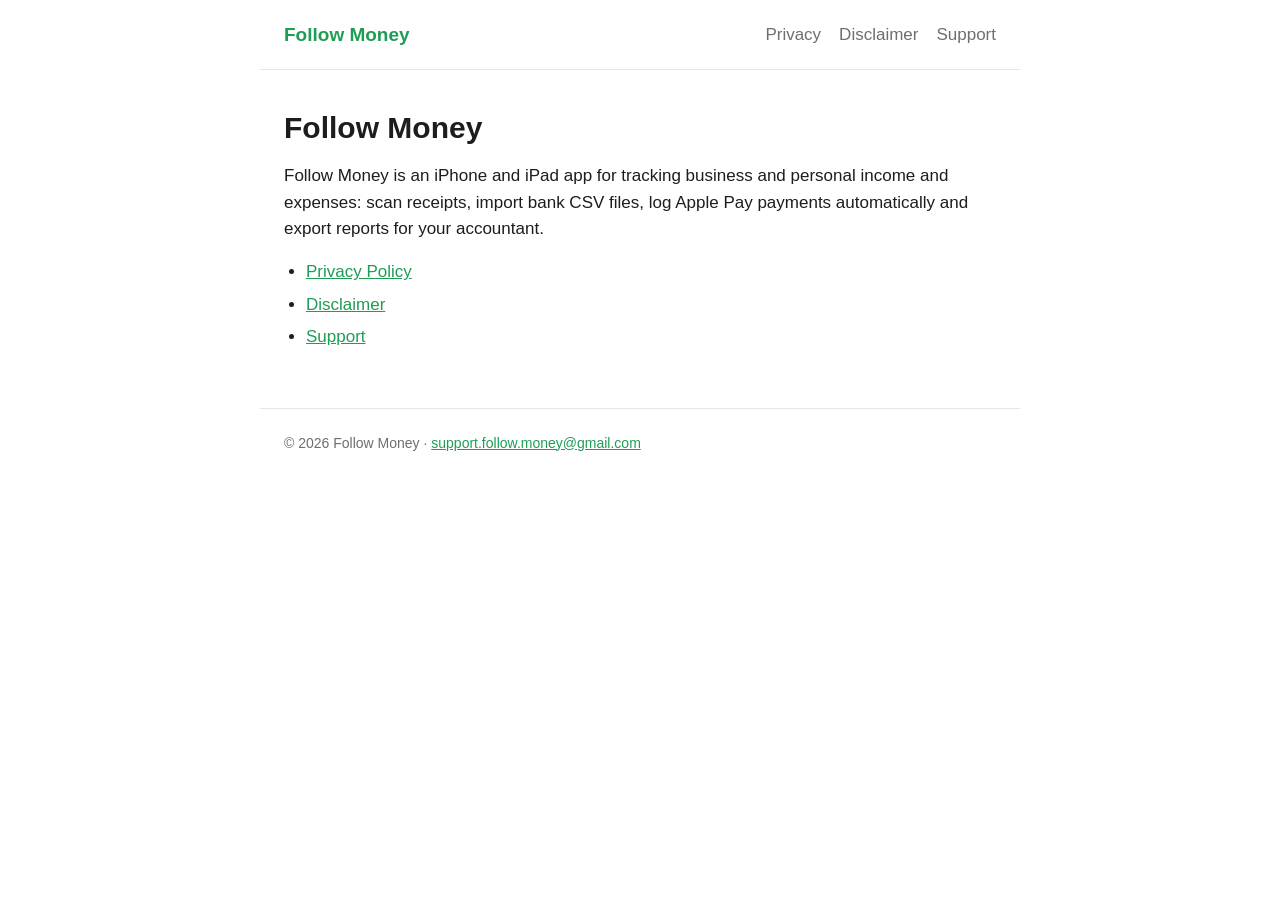
<file: index.html>
<!DOCTYPE html>
<html lang="en">
<head>
<meta charset="utf-8">
<meta name="viewport" content="width=device-width, initial-scale=1">
<title>Follow Money</title>
<link rel="stylesheet" href="style.css">
</head>
<body>
<header><a class="brand" href="index.html">Follow Money</a>
<nav><a href="privacy.html">Privacy</a><a href="disclaimer.html">Disclaimer</a><a href="support.html">Support</a></nav></header>
<main>
<h1>Follow Money</h1>
<p>Follow Money is an iPhone and iPad app for tracking business and personal income and expenses: scan receipts, import bank CSV files, log Apple Pay payments automatically and export reports for your accountant.</p>
<ul>
  <li><a href="privacy.html">Privacy Policy</a></li>
  <li><a href="disclaimer.html">Disclaimer</a></li>
  <li><a href="support.html">Support</a></li>
</ul>
</main>
<footer>© 2026 Follow Money · <a href="mailto:support.follow.money@gmail.com">support.follow.money@gmail.com</a></footer>
</body>
</html>
</file>
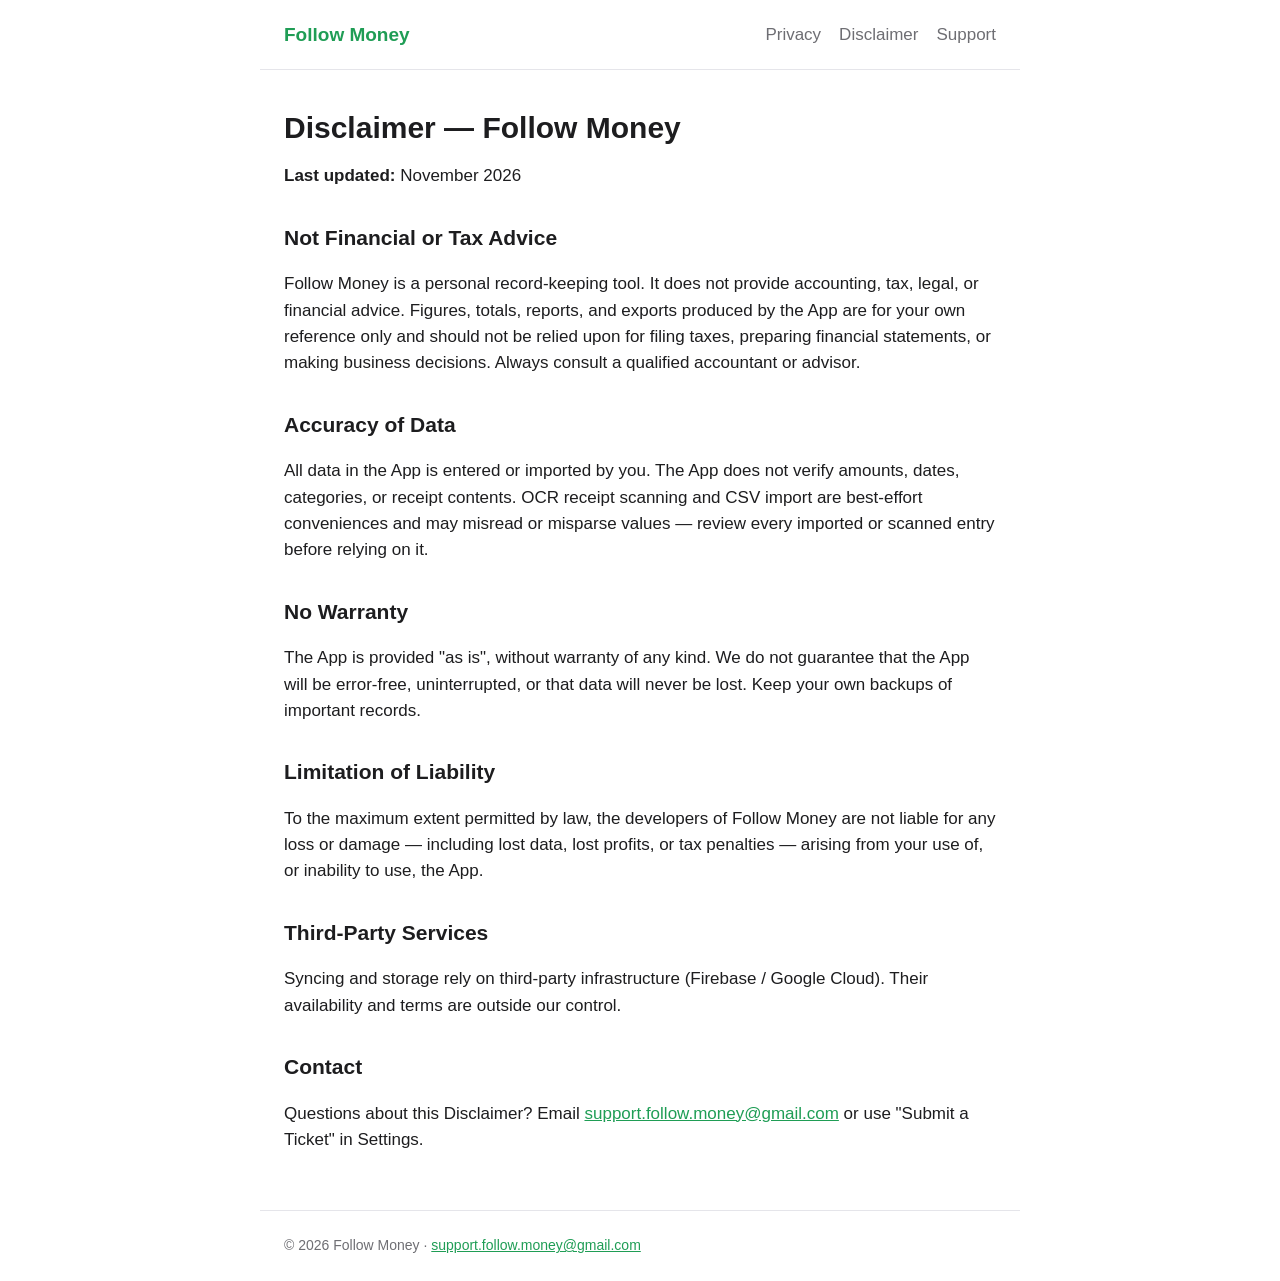
<file: disclaimer.html>
<!DOCTYPE html>
<html lang="en">
<head>
<meta charset="utf-8">
<meta name="viewport" content="width=device-width, initial-scale=1">
<title>Disclaimer — Follow Money</title>
<link rel="stylesheet" href="style.css">
</head>
<body>
<header><a class="brand" href="index.html">Follow Money</a>
<nav><a href="privacy.html">Privacy</a><a href="disclaimer.html">Disclaimer</a><a href="support.html">Support</a></nav></header>
<main>
<h1>Disclaimer — Follow Money</h1>
<p><strong>Last updated:</strong> November 2026</p>
<h2>Not Financial or Tax Advice</h2>
<p>Follow Money is a personal record-keeping tool. It does not provide accounting, tax, legal, or financial advice. Figures, totals, reports, and exports produced by the App are for your own reference only and should not be relied upon for filing taxes, preparing financial statements, or making business decisions. Always consult a qualified accountant or advisor.</p>
<h2>Accuracy of Data</h2>
<p>All data in the App is entered or imported by you. The App does not verify amounts, dates, categories, or receipt contents. OCR receipt scanning and CSV import are best-effort conveniences and may misread or misparse values — review every imported or scanned entry before relying on it.</p>
<h2>No Warranty</h2>
<p>The App is provided "as is", without warranty of any kind. We do not guarantee that the App will be error-free, uninterrupted, or that data will never be lost. Keep your own backups of important records.</p>
<h2>Limitation of Liability</h2>
<p>To the maximum extent permitted by law, the developers of Follow Money are not liable for any loss or damage — including lost data, lost profits, or tax penalties — arising from your use of, or inability to use, the App.</p>
<h2>Third-Party Services</h2>
<p>Syncing and storage rely on third-party infrastructure (Firebase / Google Cloud). Their availability and terms are outside our control.</p>
<h2>Contact</h2>
<p>Questions about this Disclaimer? Email <a href="mailto:support.follow.money@gmail.com">support.follow.money@gmail.com</a> or use "Submit a Ticket" in Settings.</p>
</main>
<footer>© 2026 Follow Money · <a href="mailto:support.follow.money@gmail.com">support.follow.money@gmail.com</a></footer>
</body>
</html>
</file>
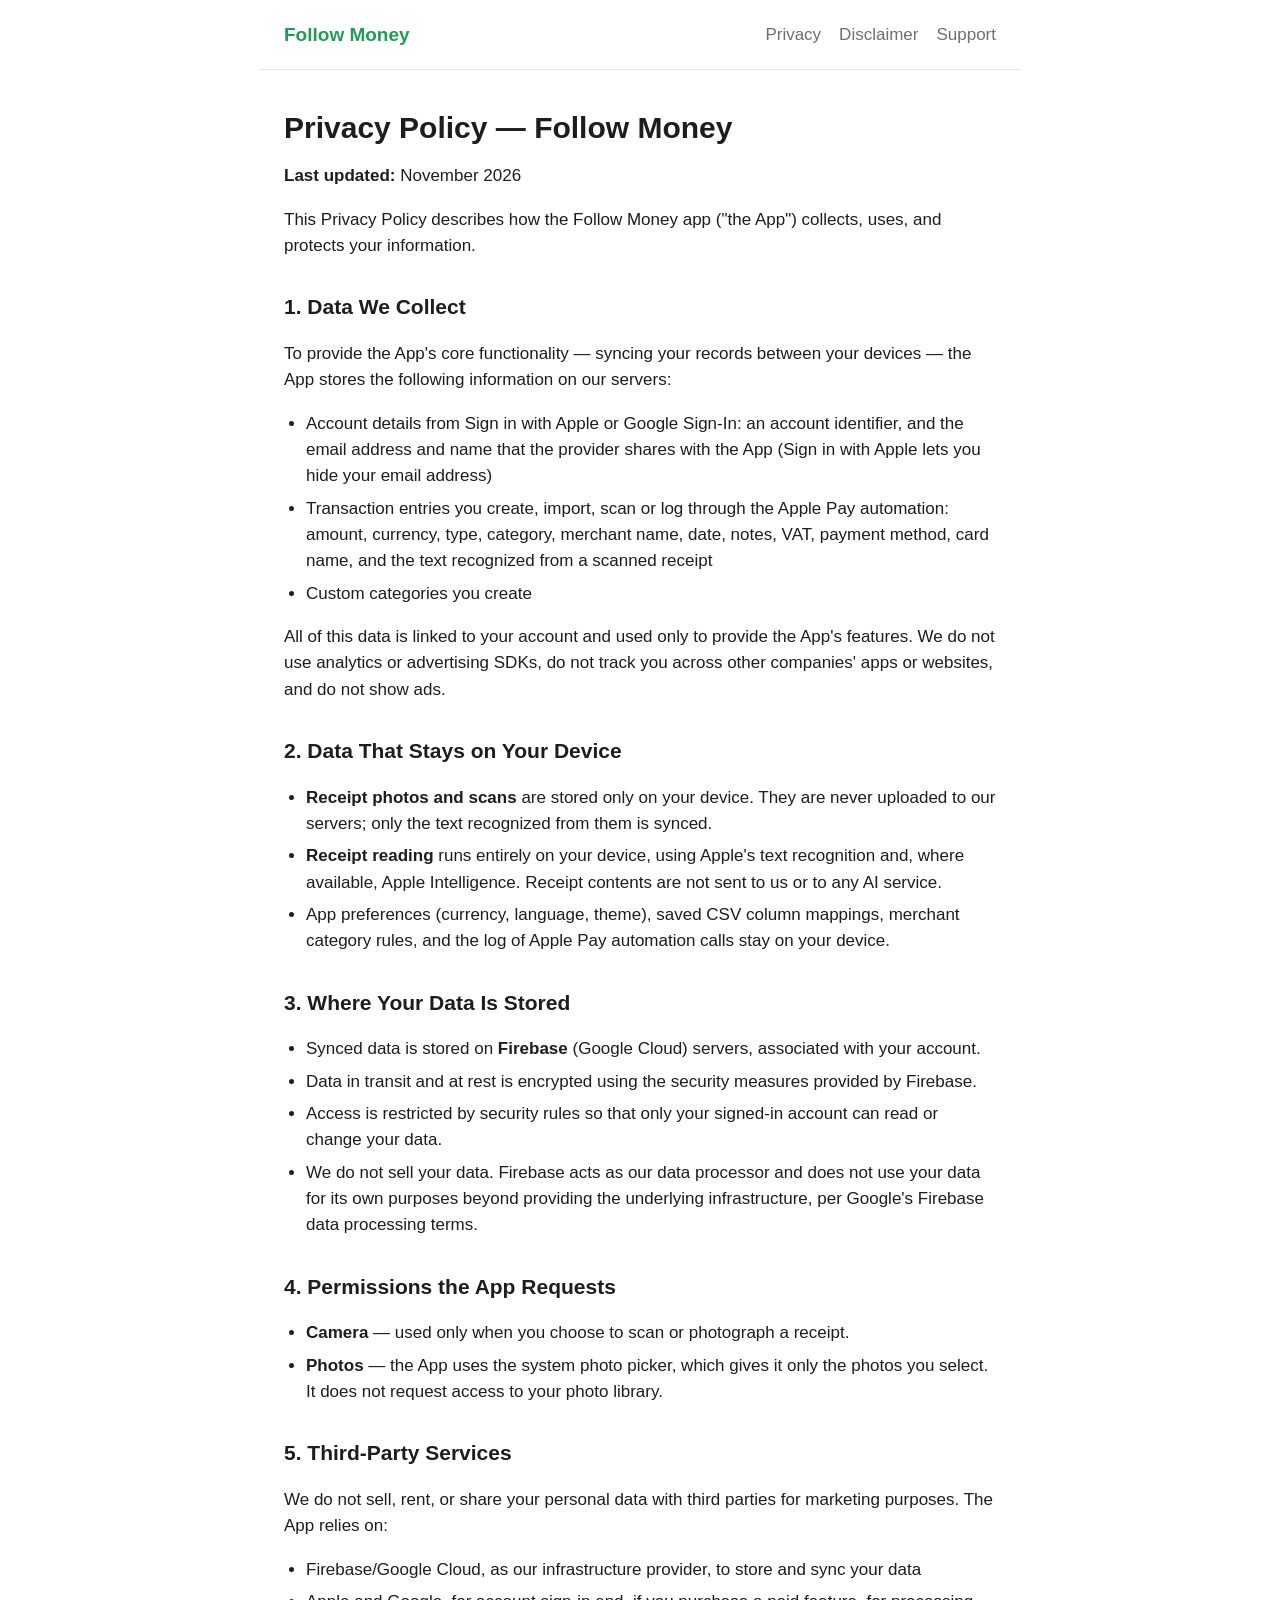
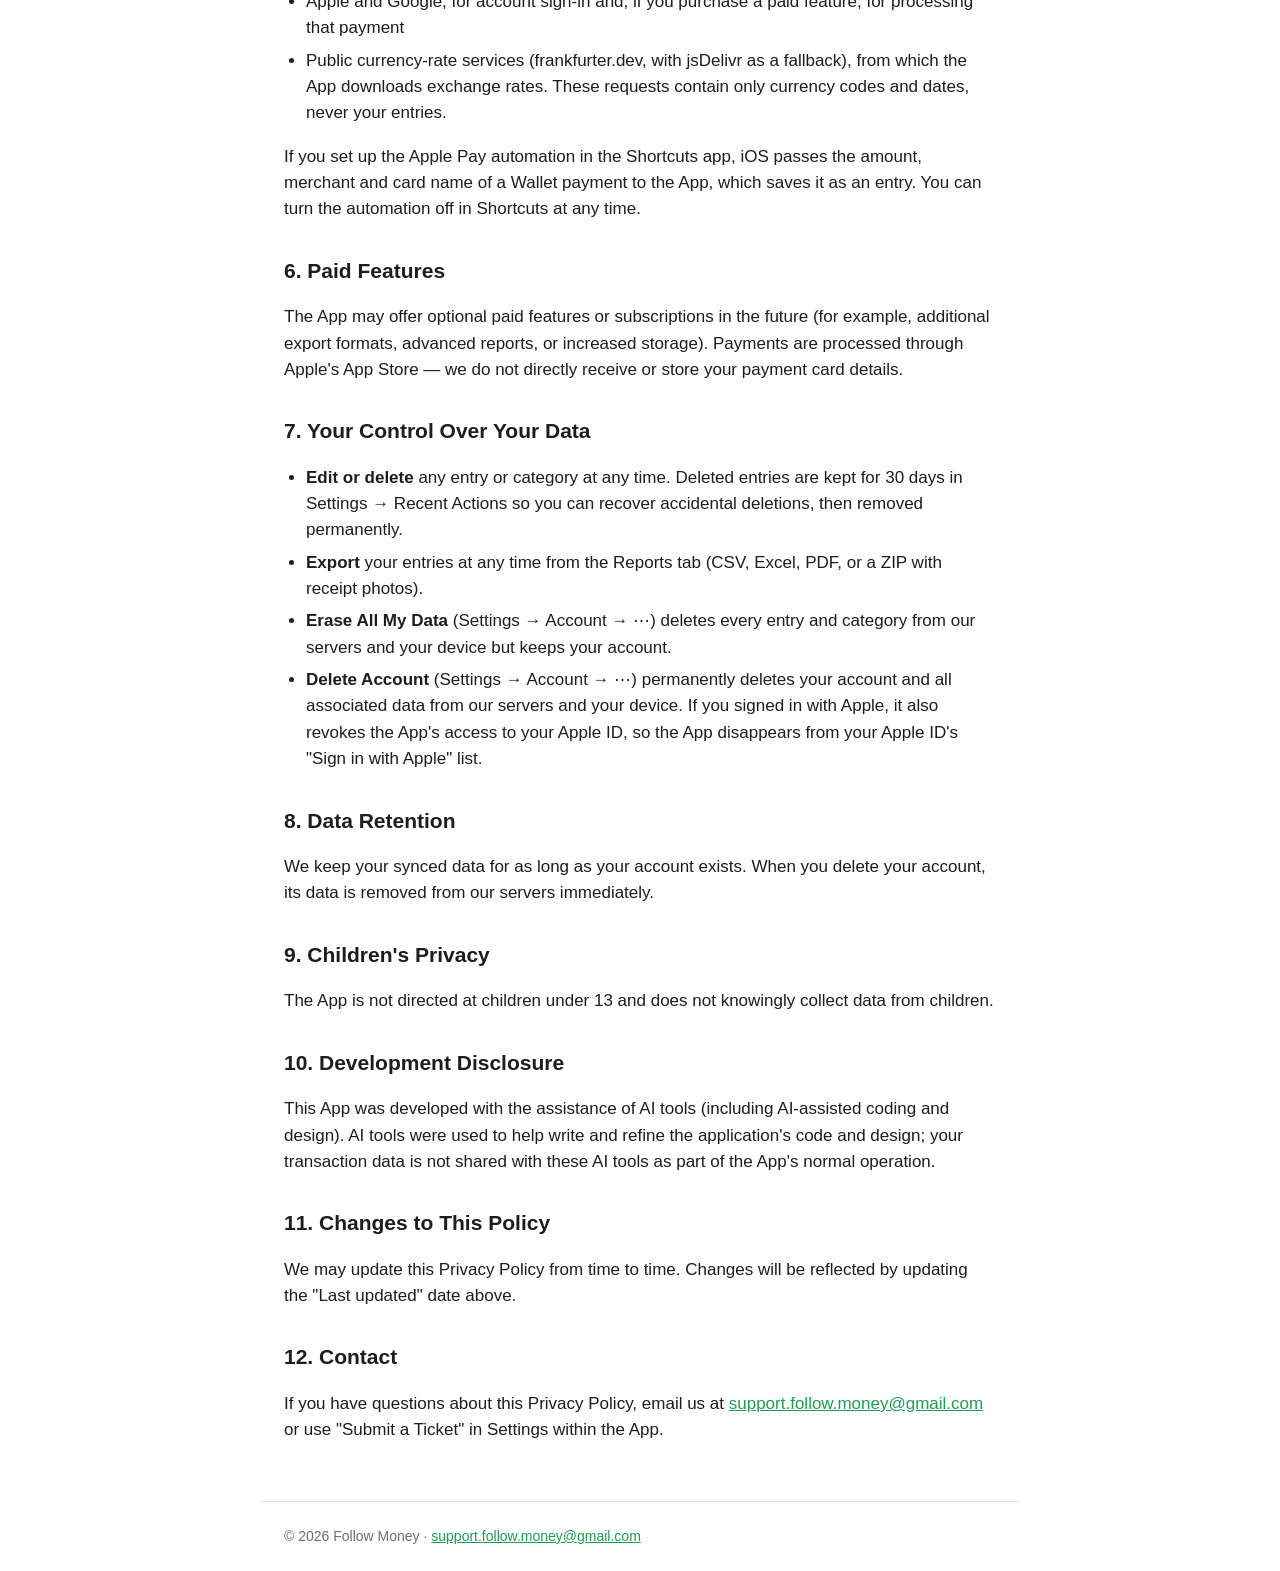
<file: privacy.html>
<!DOCTYPE html>
<html lang="en">
<head>
<meta charset="utf-8">
<meta name="viewport" content="width=device-width, initial-scale=1">
<title>Privacy Policy — Follow Money</title>
<link rel="stylesheet" href="style.css">
</head>
<body>
<header><a class="brand" href="index.html">Follow Money</a>
<nav><a href="privacy.html">Privacy</a><a href="disclaimer.html">Disclaimer</a><a href="support.html">Support</a></nav></header>
<main>
<h1>Privacy Policy — Follow Money</h1>
<p><strong>Last updated:</strong> November 2026</p>
<p>This Privacy Policy describes how the Follow Money app ("the App") collects, uses, and protects your information.</p>
<h2>1. Data We Collect</h2>
<p>To provide the App's core functionality — syncing your records between your devices — the App stores the following information on our servers:</p>
<ul>
  <li>Account details from Sign in with Apple or Google Sign-In: an account identifier, and the email address and name that the provider shares with the App (Sign in with Apple lets you hide your email address)</li>
  <li>Transaction entries you create, import, scan or log through the Apple Pay automation: amount, currency, type, category, merchant name, date, notes, VAT, payment method, card name, and the text recognized from a scanned receipt</li>
  <li>Custom categories you create</li>
</ul>
<p>All of this data is linked to your account and used only to provide the App's features. We do not use analytics or advertising SDKs, do not track you across other companies' apps or websites, and do not show ads.</p>
<h2>2. Data That Stays on Your Device</h2>
<ul>
  <li><strong>Receipt photos and scans</strong> are stored only on your device. They are never uploaded to our servers; only the text recognized from them is synced.</li>
  <li><strong>Receipt reading</strong> runs entirely on your device, using Apple's text recognition and, where available, Apple Intelligence. Receipt contents are not sent to us or to any AI service.</li>
  <li>App preferences (currency, language, theme), saved CSV column mappings, merchant category rules, and the log of Apple Pay automation calls stay on your device.</li>
</ul>
<h2>3. Where Your Data Is Stored</h2>
<ul>
  <li>Synced data is stored on <strong>Firebase</strong> (Google Cloud) servers, associated with your account.</li>
  <li>Data in transit and at rest is encrypted using the security measures provided by Firebase.</li>
  <li>Access is restricted by security rules so that only your signed-in account can read or change your data.</li>
  <li>We do not sell your data. Firebase acts as our data processor and does not use your data for its own purposes beyond providing the underlying infrastructure, per Google's Firebase data processing terms.</li>
</ul>
<h2>4. Permissions the App Requests</h2>
<ul>
  <li><strong>Camera</strong> — used only when you choose to scan or photograph a receipt.</li>
  <li><strong>Photos</strong> — the App uses the system photo picker, which gives it only the photos you select. It does not request access to your photo library.</li>
</ul>
<h2>5. Third-Party Services</h2>
<p>We do not sell, rent, or share your personal data with third parties for marketing purposes. The App relies on:</p>
<ul>
  <li>Firebase/Google Cloud, as our infrastructure provider, to store and sync your data</li>
  <li>Apple and Google, for account sign-in and, if you purchase a paid feature, for processing that payment</li>
  <li>Public currency-rate services (frankfurter.dev, with jsDelivr as a fallback), from which the App downloads exchange rates. These requests contain only currency codes and dates, never your entries.</li>
</ul>
<p>If you set up the Apple Pay automation in the Shortcuts app, iOS passes the amount, merchant and card name of a Wallet payment to the App, which saves it as an entry. You can turn the automation off in Shortcuts at any time.</p>
<h2>6. Paid Features</h2>
<p>The App may offer optional paid features or subscriptions in the future (for example, additional export formats, advanced reports, or increased storage). Payments are processed through Apple's App Store — we do not directly receive or store your payment card details.</p>
<h2>7. Your Control Over Your Data</h2>
<ul>
  <li><strong>Edit or delete</strong> any entry or category at any time. Deleted entries are kept for 30 days in Settings → Recent Actions so you can recover accidental deletions, then removed permanently.</li>
  <li><strong>Export</strong> your entries at any time from the Reports tab (CSV, Excel, PDF, or a ZIP with receipt photos).</li>
  <li><strong>Erase All My Data</strong> (Settings → Account → ⋯) deletes every entry and category from our servers and your device but keeps your account.</li>
  <li><strong>Delete Account</strong> (Settings → Account → ⋯) permanently deletes your account and all associated data from our servers and your device. If you signed in with Apple, it also revokes the App's access to your Apple ID, so the App disappears from your Apple ID's "Sign in with Apple" list.</li>
</ul>
<h2>8. Data Retention</h2>
<p>We keep your synced data for as long as your account exists. When you delete your account, its data is removed from our servers immediately.</p>
<h2>9. Children's Privacy</h2>
<p>The App is not directed at children under 13 and does not knowingly collect data from children.</p>
<h2>10. Development Disclosure</h2>
<p>This App was developed with the assistance of AI tools (including AI-assisted coding and design). AI tools were used to help write and refine the application's code and design; your transaction data is not shared with these AI tools as part of the App's normal operation.</p>
<h2>11. Changes to This Policy</h2>
<p>We may update this Privacy Policy from time to time. Changes will be reflected by updating the "Last updated" date above.</p>
<h2>12. Contact</h2>
<p>If you have questions about this Privacy Policy, email us at <a href="mailto:support.follow.money@gmail.com">support.follow.money@gmail.com</a> or use "Submit a Ticket" in Settings within the App.</p>
</main>
<footer>© 2026 Follow Money · <a href="mailto:support.follow.money@gmail.com">support.follow.money@gmail.com</a></footer>
</body>
</html>
</file>
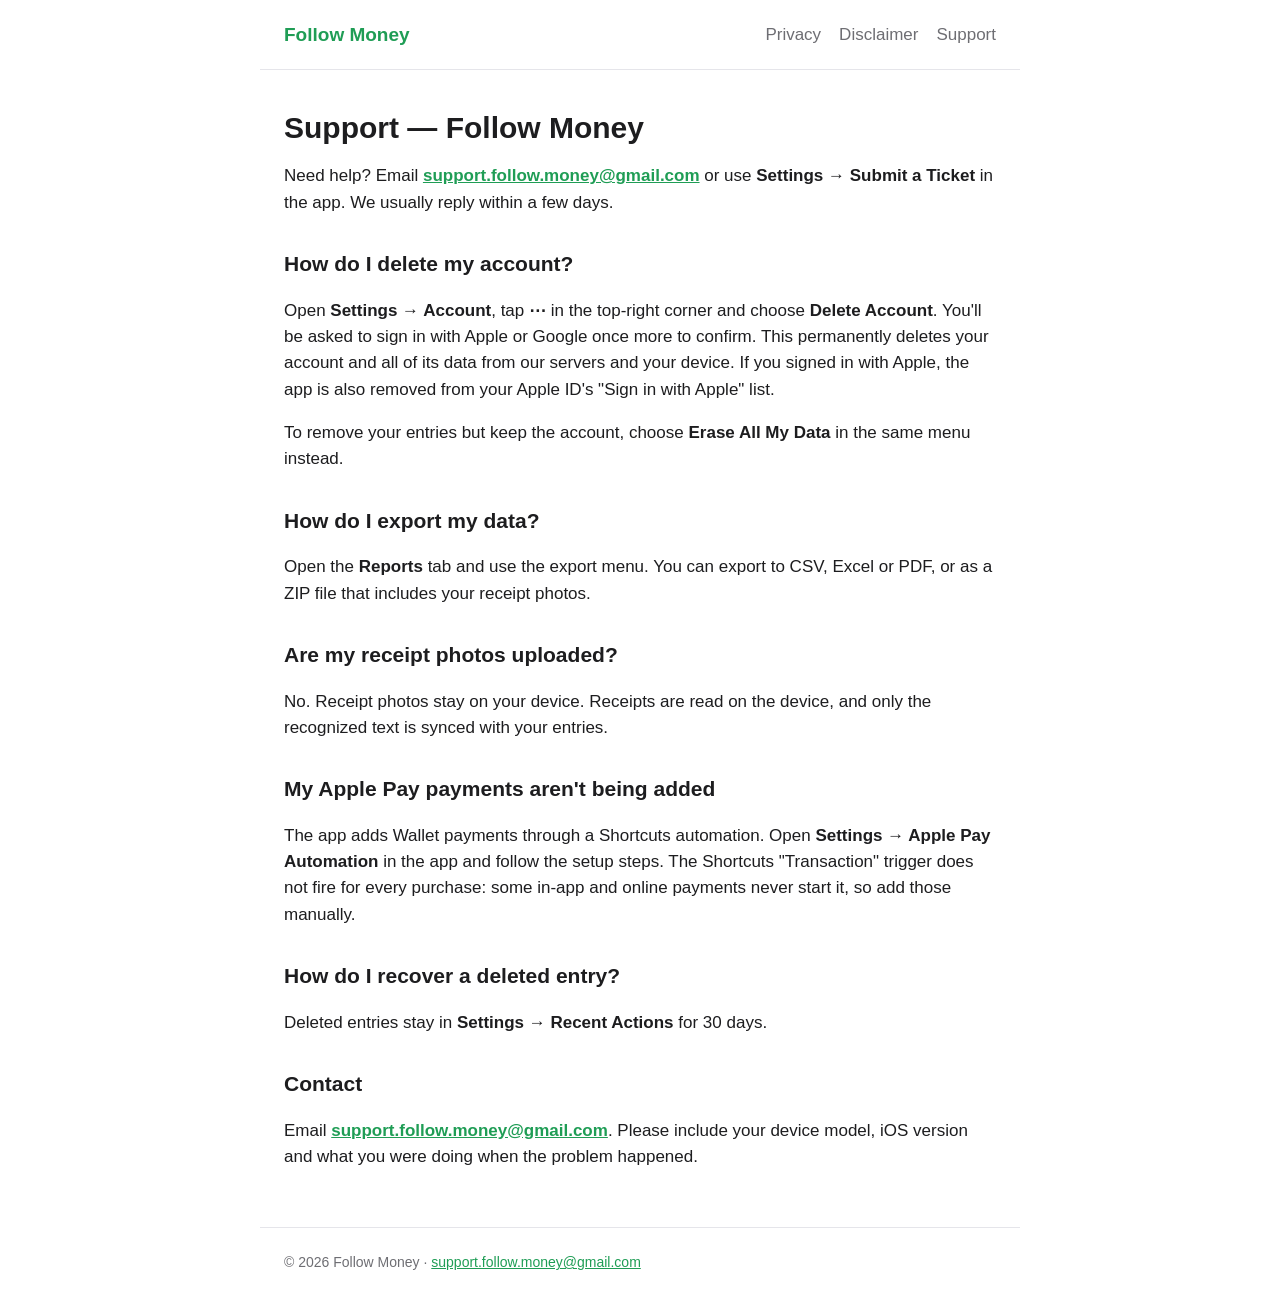
<file: support.html>
<!DOCTYPE html>
<html lang="en">
<head>
<meta charset="utf-8">
<meta name="viewport" content="width=device-width, initial-scale=1">
<title>Support — Follow Money</title>
<link rel="stylesheet" href="style.css">
</head>
<body>
<header><a class="brand" href="index.html">Follow Money</a>
<nav><a href="privacy.html">Privacy</a><a href="disclaimer.html">Disclaimer</a><a href="support.html">Support</a></nav></header>
<main>
<h1>Support — Follow Money</h1>
<p>Need help? Email <strong><a href="mailto:support.follow.money@gmail.com">support.follow.money@gmail.com</a></strong> or use <strong>Settings → Submit a Ticket</strong> in the app. We usually reply within a few days.</p>
<h2>How do I delete my account?</h2>
<p>Open <strong>Settings → Account</strong>, tap <strong>⋯</strong> in the top-right corner and choose <strong>Delete Account</strong>. You'll be asked to sign in with Apple or Google once more to confirm. This permanently deletes your account and all of its data from our servers and your device. If you signed in with Apple, the app is also removed from your Apple ID's "Sign in with Apple" list.</p>
<p>To remove your entries but keep the account, choose <strong>Erase All My Data</strong> in the same menu instead.</p>
<h2>How do I export my data?</h2>
<p>Open the <strong>Reports</strong> tab and use the export menu. You can export to CSV, Excel or PDF, or as a ZIP file that includes your receipt photos.</p>
<h2>Are my receipt photos uploaded?</h2>
<p>No. Receipt photos stay on your device. Receipts are read on the device, and only the recognized text is synced with your entries.</p>
<h2>My Apple Pay payments aren't being added</h2>
<p>The app adds Wallet payments through a Shortcuts automation. Open <strong>Settings → Apple Pay Automation</strong> in the app and follow the setup steps. The Shortcuts "Transaction" trigger does not fire for every purchase: some in-app and online payments never start it, so add those manually.</p>
<h2>How do I recover a deleted entry?</h2>
<p>Deleted entries stay in <strong>Settings → Recent Actions</strong> for 30 days.</p>
<h2>Contact</h2>
<p>Email <strong><a href="mailto:support.follow.money@gmail.com">support.follow.money@gmail.com</a></strong>. Please include your device model, iOS version and what you were doing when the problem happened.</p>
</main>
<footer>© 2026 Follow Money · <a href="mailto:support.follow.money@gmail.com">support.follow.money@gmail.com</a></footer>
</body>
</html>
</file>
<file: style.css>
:root { color-scheme: light dark; --accent: #1f9d55; --text: #1d1d1f; --muted: #6e6e73; --bg: #ffffff; --line: #e5e5ea; }
@media (prefers-color-scheme: dark) { :root { --text: #f5f5f7; --muted: #a1a1a6; --bg: #111113; --line: #2c2c2e; } }
* { box-sizing: border-box; }
body { margin: 0; font: 17px/1.55 -apple-system, BlinkMacSystemFont, "Segoe UI", Roboto, Helvetica, Arial, sans-serif; color: var(--text); background: var(--bg); }
header { display: flex; flex-wrap: wrap; gap: 12px; align-items: center; justify-content: space-between; max-width: 760px; margin: 0 auto; padding: 20px 24px; border-bottom: 1px solid var(--line); }
.brand { font-weight: 700; color: var(--accent); text-decoration: none; font-size: 19px; }
nav a { margin-left: 18px; color: var(--muted); text-decoration: none; }
nav a:hover { color: var(--accent); }
main { max-width: 760px; margin: 0 auto; padding: 8px 24px 40px; }
h1 { font-size: 30px; line-height: 1.2; margin: 32px 0 8px; }
h2 { font-size: 21px; margin: 32px 0 6px; }
a { color: var(--accent); }
ul { padding-left: 22px; }
li { margin: 6px 0; }
code { font-size: 15px; }
footer { max-width: 760px; margin: 0 auto; padding: 24px; border-top: 1px solid var(--line); color: var(--muted); font-size: 14px; }
</file>
